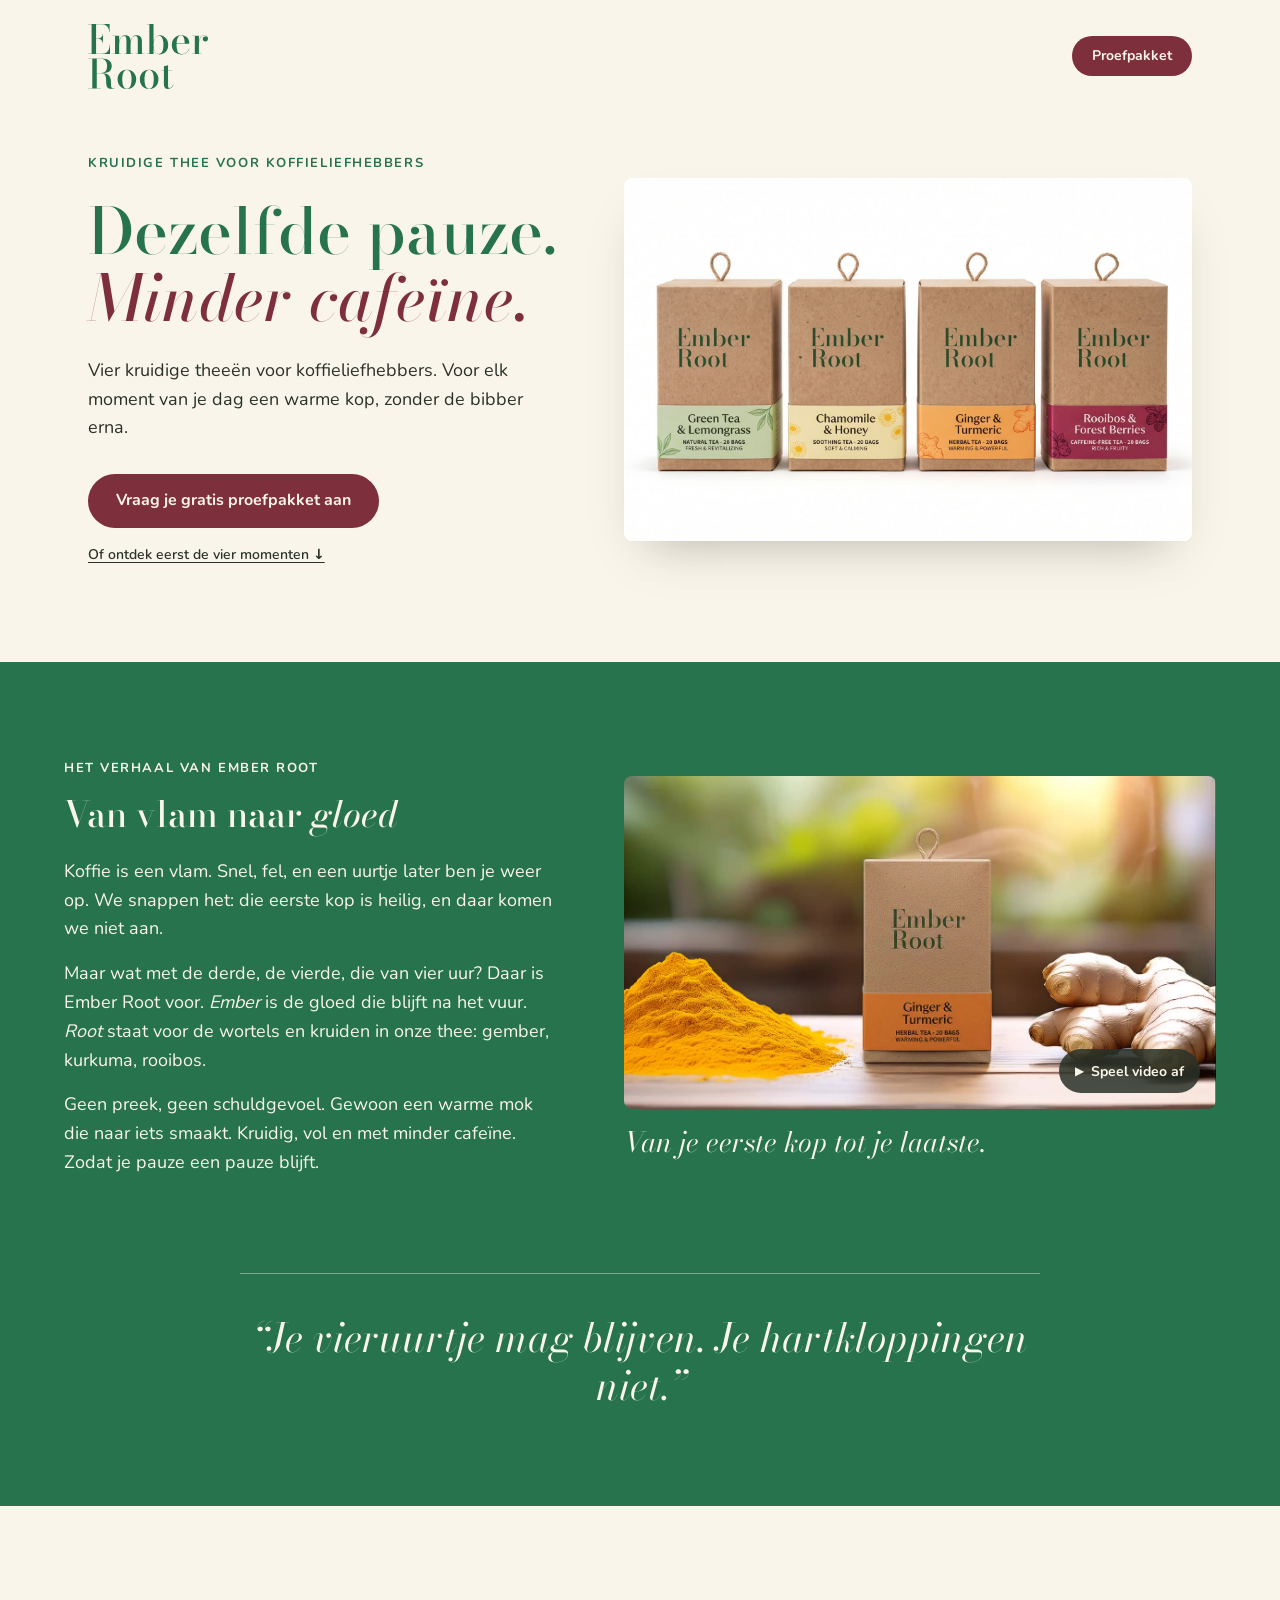
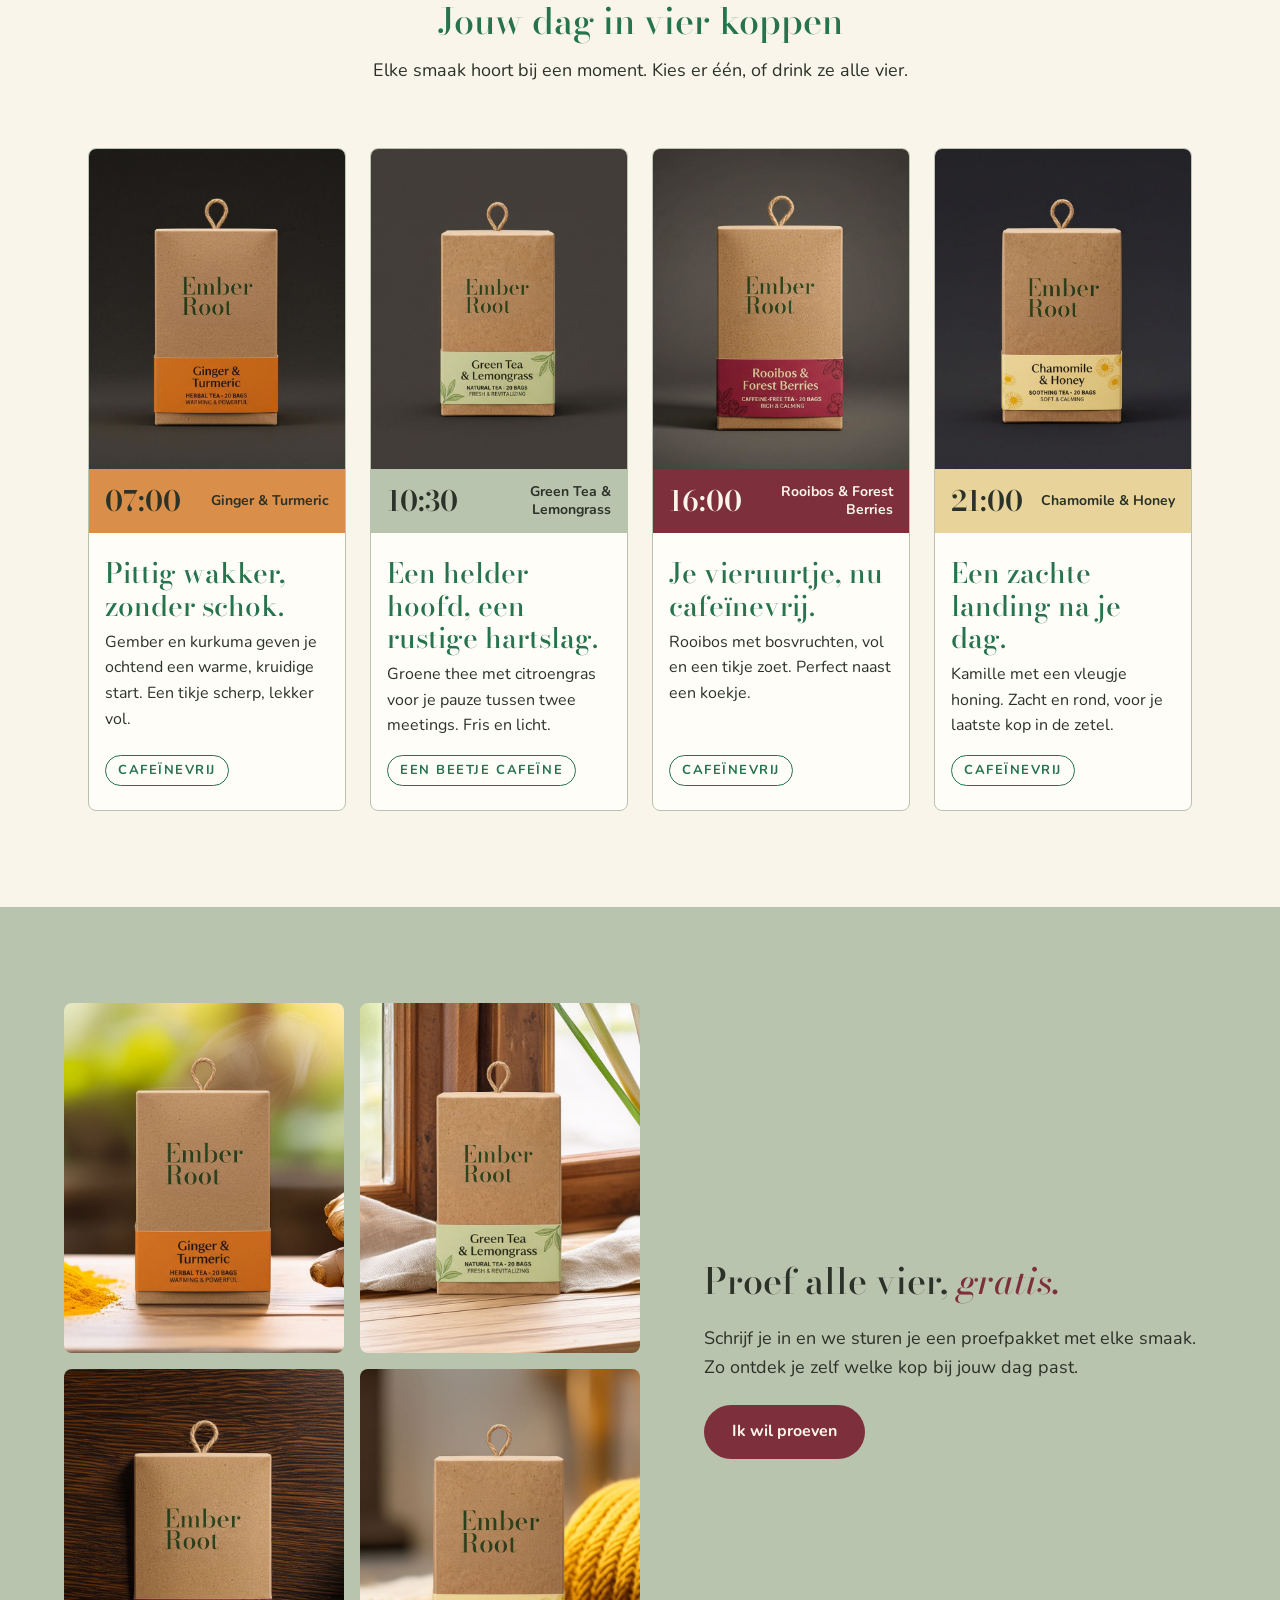
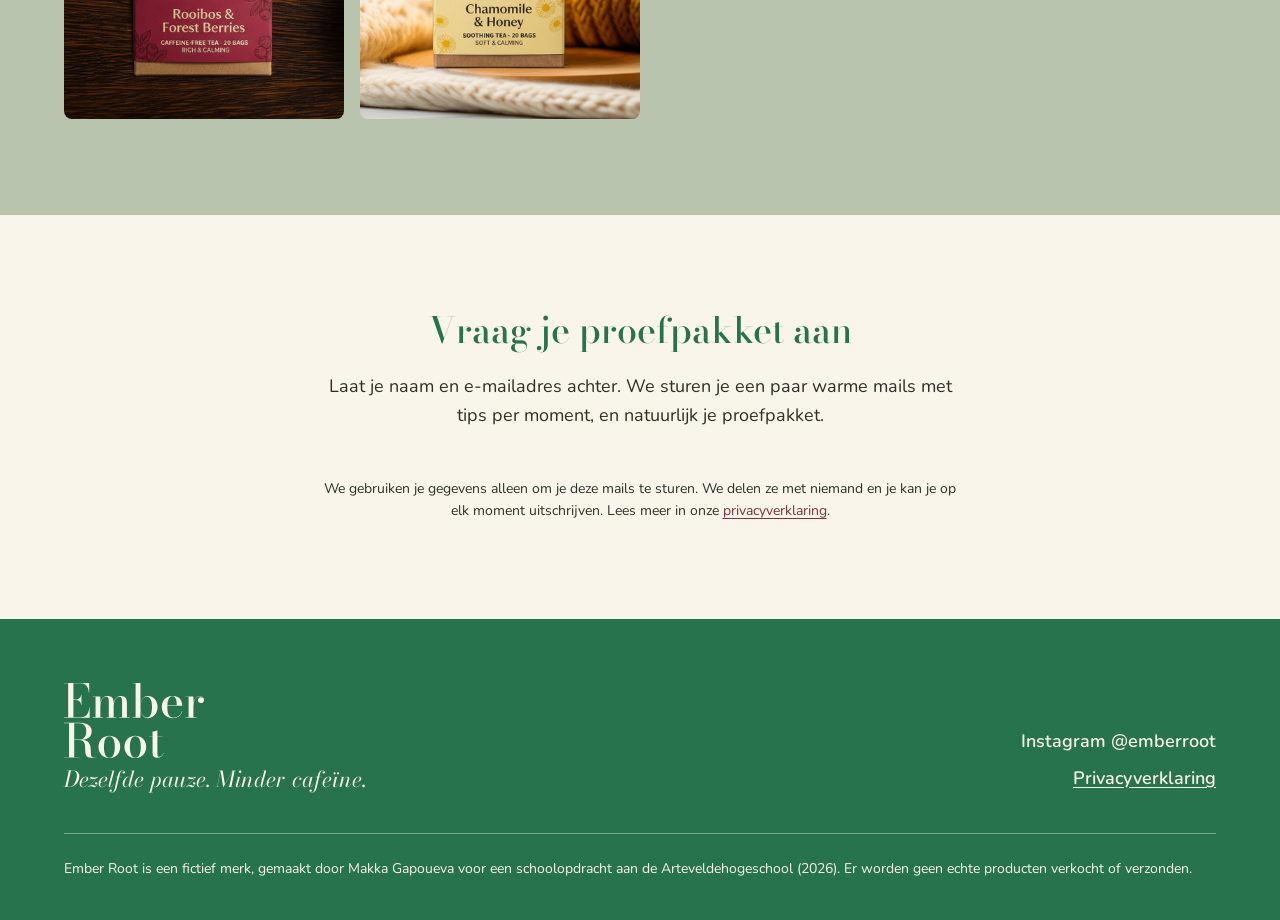
<file: index.html>
<!doctype html>
<html lang="nl">
  <head>
    <meta charset="utf-8" />
    <meta name="viewport" content="width=device-width, initial-scale=1" />
    <title>Ember Root – Dezelfde pauze. Minder cafeïne.</title>
    <meta
      name="description"
      content="Vier kruidige theeën voor koffieliefhebbers, met minder cafeïne. Vraag je gratis proefpakket aan."
    />
    <meta name="theme-color" content="#26734D" />

    <!-- Open Graph: zo ziet de link eruit als je hem deelt -->
    <meta
      property="og:title"
      content="Ember Root – Dezelfde pauze. Minder cafeïne."
    />
    <meta
      property="og:description"
      content="Vier kruidige theeën voor koffieliefhebbers, met minder cafeïne. Vraag je gratis proefpakket aan."
    />
    <meta property="og:image" content="img/ember-root-alle-smaken.jpg" />
    <meta property="og:type" content="website" />

    <link
      rel="icon"
      href="img/ember-root-beeldmerk-bosgroen.svg"
      type="image/svg+xml"
    />
    <link
      rel="preload"
      href="fonts/bodoni-moda.woff2"
      as="font"
      type="font/woff2"
      crossorigin
    />
    <link
      rel="preload"
      href="fonts/nunito.woff2"
      as="font"
      type="font/woff2"
      crossorigin
    />
    <link rel="stylesheet" href="css/style.css" />

    <!-- MAILERLITE (stap 1 van 2): plak hier het script uit MailerLite
       (Forms > jouw formulier > Embed form > "JavaScript snippet"). -->
    <!-- MailerLite Universal -->
    <script>
      (function (w, d, e, u, f, l, n) {
        ((w[f] =
          w[f] ||
          function () {
            (w[f].q = w[f].q || []).push(arguments);
          }),
          (l = d.createElement(e)),
          (l.async = 1),
          (l.src = u),
          (n = d.getElementsByTagName(e)[0]),
          n.parentNode.insertBefore(l, n));
      })(
        window,
        document,
        "script",
        "https://assets.mailerlite.com/js/universal.js",
        "ml",
      );
      ml("account", "2747940");
    </script>
    <!-- End MailerLite Universal -->
  </head>
  <body>
    <a class="skip-link" href="#inhoud">Ga naar de inhoud</a>

    <!-- ========== Header ========== -->
    <header class="header">
      <div class="header__inner">
        <a class="header__logo" href="#top" aria-label="Ember Root, naar boven">
          <img
            class="header__logo-img"
            src="img/ember-root-logo-bosgroen.svg"
            alt="Ember Root"
            width="120"
            height="65"
          />
        </a>
        <a class="button button--small" href="#formulier">Proefpakket</a>
      </div>
    </header>

    <main id="inhoud">
      <!-- ========== 1. Hero ========== -->
      <section class="hero" id="top" aria-labelledby="hero-titel">
        <div class="hero__inner">
          <div class="hero__text">
            <p class="label hero__label">
              Kruidige thee voor koffieliefhebbers
            </p>
            <h1 class="hero__title" id="hero-titel">
              Dezelfde pauze. <em class="hero__accent">Minder cafeïne.</em>
            </h1>
            <p class="hero__intro">
              Vier kruidige theeën voor koffieliefhebbers. Voor elk moment van
              je dag een warme kop, zonder de bibber erna.
            </p>
            <div class="hero__actions">
              <a class="button" href="#formulier"
                >Vraag je gratis proefpakket aan</a
              >
              <a class="hero__link" href="#momenten"
                >Of ontdek eerst de vier momenten
                <span aria-hidden="true">↓</span></a
              >
            </div>
          </div>
          <figure class="hero__media">
            <img
              class="hero__img"
              src="img/ember-root-alle-smaken.jpg"
              width="1600"
              height="1024"
              alt="De vier doosjes van Ember Root naast elkaar op een lichte achtergrond."
            />
          </figure>
        </div>
      </section>

      <!-- ========== 2. Het verhaal ========== -->
      <section class="story" id="verhaal" aria-labelledby="story-titel">
        <div class="story__inner">
          <div class="story__text reveal">
            <p class="label story__label">Het verhaal van Ember Root</p>
            <h2 class="story__title" id="story-titel">
              Van vlam naar <em>gloed</em>
            </h2>
            <p class="story__paragraph">
              Koffie is een vlam. Snel, fel, en een uurtje later ben je weer op.
              We snappen het: die eerste kop is heilig, en daar komen we niet
              aan.
            </p>
            <p class="story__paragraph">
              Maar wat met de derde, de vierde, die van vier uur? Daar is Ember
              Root voor. <em>Ember</em> is de gloed die blijft na het vuur.
              <em>Root</em> staat voor de wortels en kruiden in onze thee:
              gember, kurkuma, rooibos.
            </p>
            <p class="story__paragraph">
              Geen preek, geen schuldgevoel. Gewoon een warme mok die naar iets
              smaakt. Kruidig, vol en met minder cafeïne. Zodat je pauze een
              pauze blijft.
            </p>
          </div>

          <figure class="story__media reveal">
            <div class="video">
              <video
                class="video__player"
                id="merkvideo"
                autoplay
                muted
                loop
                playsinline
                preload="metadata"
                poster="img/ember-root-video-poster.jpg"
                aria-label="Een doosje Ember Root op een keukentafel in het ochtendlicht, dat overgaat in een rustige avond bij kaarslicht."
              >
                <source src="video/ember-root-video.mp4" type="video/mp4" />
                Je browser kan deze video niet afspelen.
              </video>
              <button
                class="video__toggle"
                type="button"
                aria-controls="merkvideo"
                aria-pressed="false"
              >
                <span class="video__toggle-icon" aria-hidden="true">❚❚</span>
                <span class="video__toggle-text">Pauzeer video</span>
              </button>
            </div>
            <figcaption class="story__caption">
              Van je eerste kop tot je laatste.
            </figcaption>
          </figure>
        </div>

        <blockquote class="quote reveal">
          <p class="quote__text">
            “Je vieruurtje mag blijven. Je hartkloppingen niet.”
          </p>
        </blockquote>
      </section>

      <!-- ========== 3. Jouw dag in vier koppen ========== -->
      <section class="moments" id="momenten" aria-labelledby="moments-titel">
        <div class="moments__head reveal">
          <h2 class="moments__title" id="moments-titel">
            Jouw dag in vier koppen
          </h2>
          <p class="moments__intro">
            Elke smaak hoort bij een moment. Kies er één, of drink ze alle vier.
          </p>
        </div>

        <ul class="moments__list">
          <li class="card card--ginger reveal">
            <img
              class="card__img"
              src="img/ember-root-ginger-donker.jpg"
              width="800"
              height="1000"
              loading="lazy"
              alt="Doosje Ember Root Ginger &amp; Turmeric"
            />
            <div class="card__band">
              <span class="card__time"
                ><time datetime="07:00">07:00</time></span
              >
              <span class="card__flavour">Ginger &amp; Turmeric</span>
            </div>
            <div class="card__body">
              <h3 class="card__title">Pittig wakker, zonder schok.</h3>
              <p class="card__text">
                Gember en kurkuma geven je ochtend een warme, kruidige start.
                Een tikje scherp, lekker vol.
              </p>
              <p class="card__tag">Cafeïnevrij</p>
            </div>
          </li>

          <li class="card card--green reveal">
            <img
              class="card__img"
              src="img/ember-root-green-donker.jpg"
              width="800"
              height="1000"
              loading="lazy"
              alt="Doosje Ember Root Green Tea &amp; Lemongrass"
            />
            <div class="card__band">
              <span class="card__time"
                ><time datetime="10:30">10:30</time></span
              >
              <span class="card__flavour">Green Tea &amp; Lemongrass</span>
            </div>
            <div class="card__body">
              <h3 class="card__title">
                Een helder hoofd, een rustige hartslag.
              </h3>
              <p class="card__text">
                Groene thee met citroengras voor je pauze tussen twee meetings.
                Fris en licht.
              </p>
              <p class="card__tag">Een beetje cafeïne</p>
            </div>
          </li>

          <li class="card card--rooibos reveal">
            <img
              class="card__img"
              src="img/ember-root-rooibos-donker.jpg"
              width="800"
              height="1000"
              loading="lazy"
              alt="Doosje Ember Root Rooibos &amp; Forest Berries"
            />
            <div class="card__band">
              <span class="card__time"
                ><time datetime="16:00">16:00</time></span
              >
              <span class="card__flavour">Rooibos &amp; Forest Berries</span>
            </div>
            <div class="card__body">
              <h3 class="card__title">Je vieruurtje, nu cafeïnevrij.</h3>
              <p class="card__text">
                Rooibos met bosvruchten, vol en een tikje zoet. Perfect naast
                een koekje.
              </p>
              <p class="card__tag">Cafeïnevrij</p>
            </div>
          </li>

          <li class="card card--chamomile reveal">
            <img
              class="card__img"
              src="img/ember-root-chamomile-donker.jpg"
              width="800"
              height="1000"
              loading="lazy"
              alt="Doosje Ember Root Chamomile &amp; Honey"
            />
            <div class="card__band">
              <span class="card__time"
                ><time datetime="21:00">21:00</time></span
              >
              <span class="card__flavour">Chamomile &amp; Honey</span>
            </div>
            <div class="card__body">
              <h3 class="card__title">Een zachte landing na je dag.</h3>
              <p class="card__text">
                Kamille met een vleugje honing. Zacht en rond, voor je laatste
                kop in de zetel.
              </p>
              <p class="card__tag">Cafeïnevrij</p>
            </div>
          </li>
        </ul>
      </section>

      <!-- ========== 4. CTA ========== -->
      <section class="cta" aria-labelledby="cta-titel">
        <div class="cta__inner">
          <div class="cta__gallery reveal">
            <img
              class="cta__img"
              src="img/ember-root-ginger-sfeer.jpg"
              width="800"
              height="1000"
              loading="lazy"
              alt="Ginger &amp; Turmeric op een houten tafel in het ochtendlicht, met verse gember en kurkuma."
            />
            <img
              class="cta__img"
              src="img/ember-root-green-sfeer.jpg"
              width="800"
              height="1000"
              loading="lazy"
              alt="Green Tea &amp; Lemongrass aan een raam met daglicht en citroengras."
            />
            <img
              class="cta__img"
              src="img/ember-root-rooibos-sfeer.jpg"
              width="800"
              height="1000"
              loading="lazy"
              alt="Rooibos &amp; Forest Berries op een donkere houten tafel in warm middaglicht."
            />
            <img
              class="cta__img"
              src="img/ember-root-chamomile-sfeer.jpg"
              width="800"
              height="1000"
              loading="lazy"
              alt="Chamomile &amp; Honey bij een gebreide deken in zacht avondlicht."
            />
          </div>
          <div class="cta__text reveal">
            <h2 class="cta__title" id="cta-titel">
              Proef alle vier, <em>gratis.</em>
            </h2>
            <p class="cta__paragraph">
              Schrijf je in en we sturen je een proefpakket met elke smaak. Zo
              ontdek je zelf welke kop bij jouw dag past.
            </p>
            <a class="button" href="#formulier">Ik wil proeven</a>
          </div>
        </div>
      </section>

      <!-- ========== 5. Formulier (MailerLite) ========== -->
      <section
        class="signup"
        id="formulier"
        aria-labelledby="signup-titel"
        tabindex="-1"
      >
        <div class="signup__inner reveal">
          <h2 class="signup__title" id="signup-titel">
            Vraag je proefpakket aan
          </h2>
          <p class="signup__intro">
            Laat je naam en e-mailadres achter. We sturen je een paar warme
            mails met tips per moment, en natuurlijk je proefpakket.
          </p>

          <!-- MAILERLITE (stap 2 van 2): vervang de volledige <div class="signup__placeholder"> hieronder
             door de <div class="ml-embedded" data-form="..."></div> uit MailerLite. -->
          <div class="ml-embedded" data-form="VlaYR4"></div>

          <p class="signup__privacy">
            We gebruiken je gegevens alleen om je deze mails te sturen. We delen
            ze met niemand en je kan je op elk moment uitschrijven. Lees meer in
            onze <a href="privacyverklaring.html">privacyverklaring</a>.
          </p>
        </div>
      </section>
    </main>

    <!-- ========== 6. Footer ========== -->
    <footer class="footer">
      <div class="footer__inner">
        <div class="footer__brand">
          <img
            class="footer__logo"
            src="img/ember-root-logo-ivoor.svg"
            alt="Ember Root"
            width="140"
            height="76"
          />
          <p class="footer__slogan">Dezelfde pauze. Minder cafeïne.</p>
        </div>
        <ul class="footer__links">
          <li class="footer__item">Instagram @emberroot</li>
          <li class="footer__item">
            <a class="footer__link" href="privacyverklaring.html"
              >Privacyverklaring</a
            >
          </li>
        </ul>
      </div>
      <p class="footer__note">
        Ember Root is een fictief merk, gemaakt door Makka Gapoueva voor een
        schoolopdracht aan de Arteveldehogeschool (2026). Er worden geen echte
        producten verkocht of verzonden.
      </p>
    </footer>

    <script src="js/main.js" defer></script>
  </body>
</html>
</file>
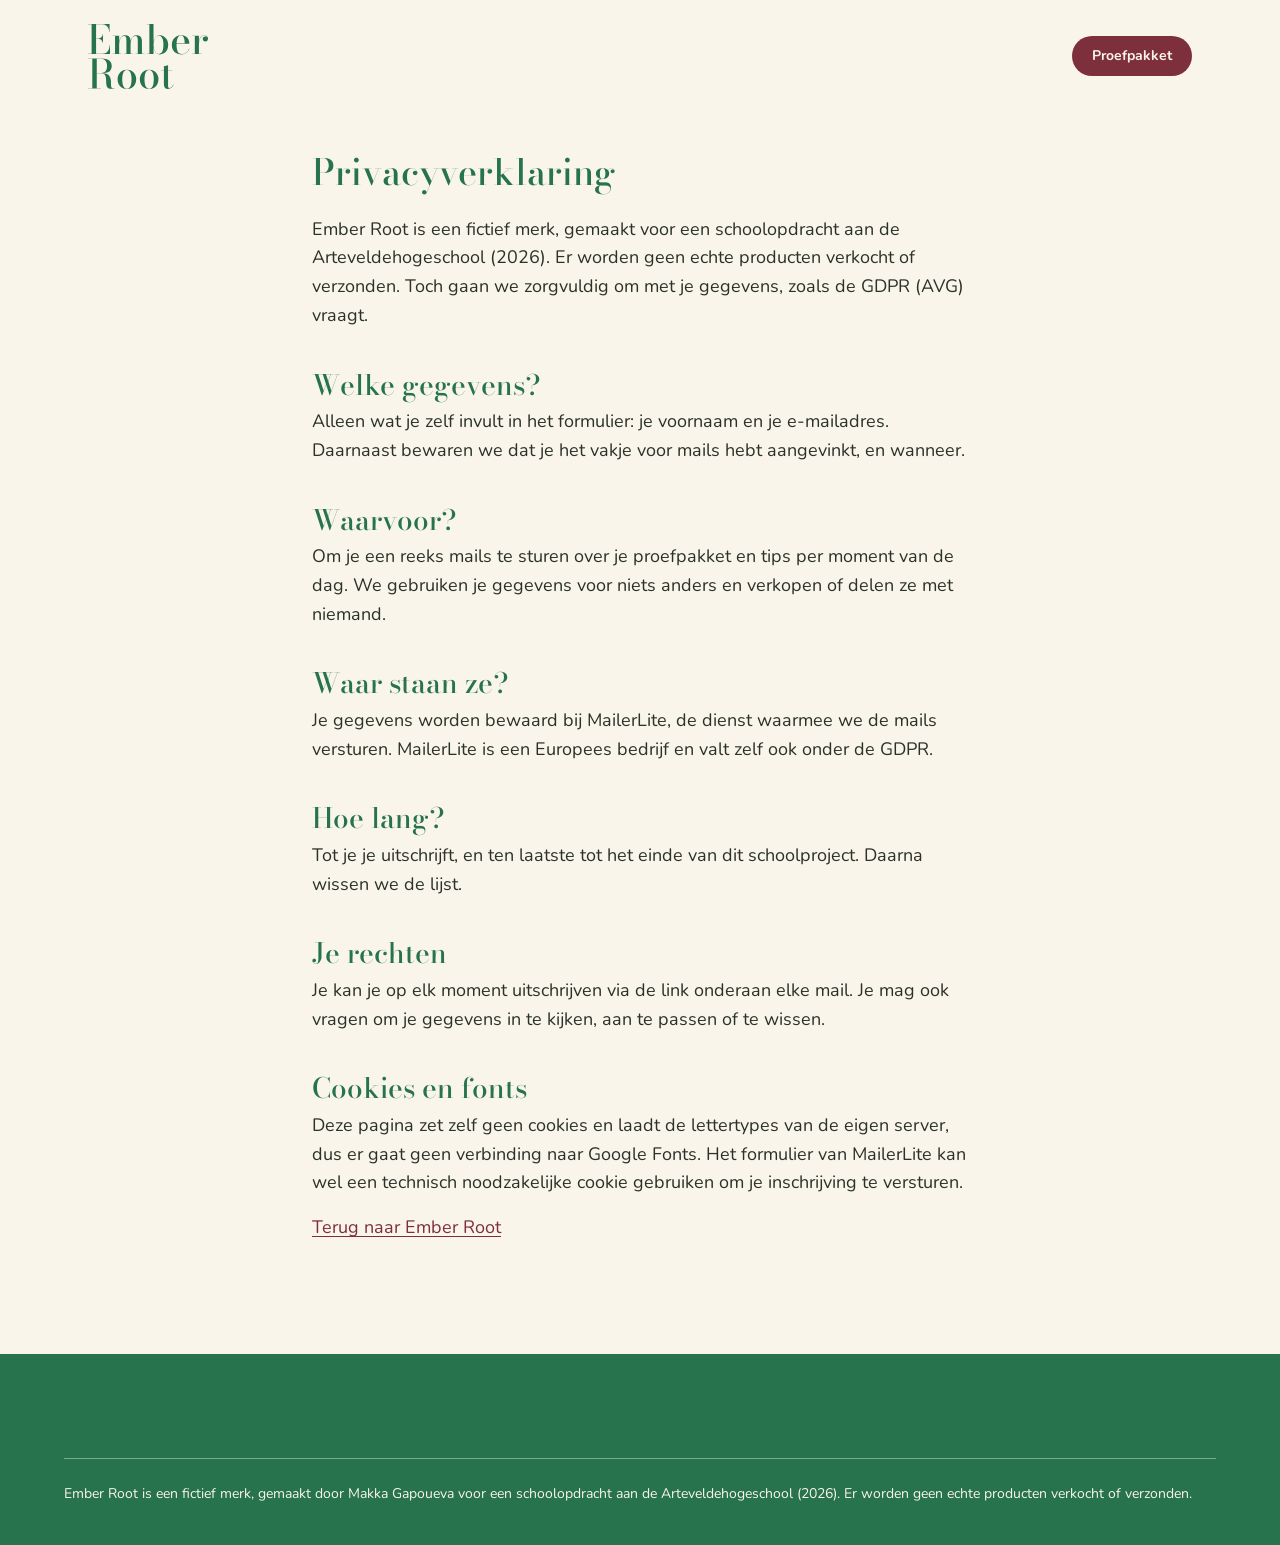
<file: privacyverklaring.html>
<!DOCTYPE html>
<html lang="nl">
<head>
  <meta charset="utf-8">
  <meta name="viewport" content="width=device-width, initial-scale=1">
  <title>Privacyverklaring – Ember Root</title>
  <meta name="description" content="Hoe Ember Root omgaat met je naam en e-mailadres.">
  <meta name="robots" content="noindex">
  <link rel="icon" href="img/ember-root-beeldmerk-bosgroen.svg" type="image/svg+xml">
  <link rel="stylesheet" href="css/style.css">
</head>
<body>
  <header class="header">
    <div class="header__inner">
      <a class="header__logo" href="index.html" aria-label="Ember Root, naar de startpagina">
        <img class="header__logo-img" src="img/ember-root-logo-bosgroen.svg" alt="Ember Root" width="120" height="65">
      </a>
      <a class="button button--small" href="index.html#formulier">Proefpakket</a>
    </div>
  </header>

  <main class="legal">
    <h1 class="legal__title">Privacyverklaring</h1>

    <p class="legal__paragraph">Ember Root is een fictief merk, gemaakt voor een schoolopdracht aan de Arteveldehogeschool (2026). Er worden geen echte producten verkocht of verzonden. Toch gaan we zorgvuldig om met je gegevens, zoals de GDPR (AVG) vraagt.</p>

    <h2 class="legal__subtitle">Welke gegevens?</h2>
    <p class="legal__paragraph">Alleen wat je zelf invult in het formulier: je voornaam en je e-mailadres. Daarnaast bewaren we dat je het vakje voor mails hebt aangevinkt, en wanneer.</p>

    <h2 class="legal__subtitle">Waarvoor?</h2>
    <p class="legal__paragraph">Om je een reeks mails te sturen over je proefpakket en tips per moment van de dag. We gebruiken je gegevens voor niets anders en verkopen of delen ze met niemand.</p>

    <h2 class="legal__subtitle">Waar staan ze?</h2>
    <p class="legal__paragraph">Je gegevens worden bewaard bij MailerLite, de dienst waarmee we de mails versturen. MailerLite is een Europees bedrijf en valt zelf ook onder de GDPR.</p>

    <h2 class="legal__subtitle">Hoe lang?</h2>
    <p class="legal__paragraph">Tot je je uitschrijft, en ten laatste tot het einde van dit schoolproject. Daarna wissen we de lijst.</p>

    <h2 class="legal__subtitle">Je rechten</h2>
    <p class="legal__paragraph">Je kan je op elk moment uitschrijven via de link onderaan elke mail. Je mag ook vragen om je gegevens in te kijken, aan te passen of te wissen.</p>

    <h2 class="legal__subtitle">Cookies en fonts</h2>
    <p class="legal__paragraph">Deze pagina zet zelf geen cookies en laadt de lettertypes van de eigen server, dus er gaat geen verbinding naar Google Fonts. Het formulier van MailerLite kan wel een technisch noodzakelijke cookie gebruiken om je inschrijving te versturen.</p>

    <p class="legal__paragraph"><a href="index.html">Terug naar Ember Root</a></p>
  </main>

  <footer class="footer">
    <p class="footer__note">Ember Root is een fictief merk, gemaakt door Makka Gapoueva voor een schoolopdracht aan de Arteveldehogeschool (2026). Er worden geen echte producten verkocht of verzonden.</p>
  </footer>
</body>
</html>
</file>
<file: css/style.css>
/* ==========================================================
   Ember Root – landingspagina
   Kleuren en fonts komen uit 01-briefing/tokens.css,
   maten zijn omgezet naar rem (1rem = 16px).
   Class-namen volgen BEM: blok__element--modifier.
   Layout met flexbox.
   ========================================================== */

/* ---------- Fonts (lokaal, geen Google-verbinding = beter voor GDPR) ---------- */
@font-face {
  font-family: "Bodoni Moda";
  font-style: normal;
  font-weight: 400 800;
  font-display: swap;
  src: url("../fonts/bodoni-moda.woff2") format("woff2");
}
@font-face {
  font-family: "Bodoni Moda";
  font-style: italic;
  font-weight: 400 700;
  font-display: swap;
  src: url("../fonts/bodoni-moda-italic.woff2") format("woff2");
}
@font-face {
  font-family: "Nunito";
  font-style: normal;
  font-weight: 400 700;
  font-display: swap;
  src: url("../fonts/nunito.woff2") format("woff2");
}

/* ---------- Tokens ---------- */
:root {
  /* merkkleuren */
  --er-bosgroen: #26734D;
  --er-wijnrood: #7E2F3C;
  --er-ivoor:    #FAF5EA;
  --er-salie:    #B9C4AE;
  --er-mos:      #2A3229;

  /* smaakkleuren */
  --er-smaak-ginger:    #D98E4A;
  --er-smaak-green:     #B9C4AE;
  --er-smaak-rooibos:   #7E2F3C;
  --er-smaak-chamomile: #E8D49A;

  /* rollen */
  --er-achtergrond: var(--er-ivoor);
  --er-tekst:       var(--er-mos);
  --er-titel:       var(--er-bosgroen);
  --er-accent:      var(--er-wijnrood);
  --er-lijn:        var(--er-salie);

  /* fonts */
  --er-font-titel: "Bodoni Moda", "Didot", "Bodoni 72", Georgia, serif;
  --er-font-tekst: "Nunito", "Segoe UI", system-ui, -apple-system, sans-serif;

  /* typeschaal (desktop) */
  --er-fs-h1: 4rem;
  --er-fs-h2: 2.25rem;
  --er-fs-quote: 2.5rem;
  --er-fs-tekst: 1.125rem;
  --er-fs-klein: 0.875rem;
  --er-fs-label: 0.8125rem;
  --er-lh-titel: 1.05;
  --er-lh-tekst: 1.6;
  --er-label-spacing: 0.12em;

  /* vorm en ruimte */
  --er-radius-foto: 0.5rem;
  --er-radius-knop: 62.5rem;
  --er-ruimte-1: 0.5rem;
  --er-ruimte-2: 1rem;
  --er-ruimte-3: 1.5rem;
  --er-ruimte-4: 2.5rem;
  --er-ruimte-5: 4rem;
  --er-ruimte-6: 6rem;
  --er-breedte: 72rem;
  --er-gutter: 1.5rem;
}

/* ---------- Basis ---------- */
*,
*::before,
*::after {
  box-sizing: border-box;
}

html {
  scroll-behavior: smooth;
  scroll-padding-top: var(--er-ruimte-2);
}

@media (prefers-reduced-motion: reduce) {
  html {
    scroll-behavior: auto;
  }
}

body {
  margin: 0;
  background: var(--er-achtergrond);
  color: var(--er-tekst);
  font-family: var(--er-font-tekst);
  font-size: var(--er-fs-tekst);
  line-height: var(--er-lh-tekst);
  -webkit-font-smoothing: antialiased;
}

img,
video {
  display: block;
  max-width: 100%;
  height: auto;
}

h1,
h2,
h3 {
  margin: 0;
  font-family: var(--er-font-titel);
  font-weight: 500;
  line-height: var(--er-lh-titel);
  color: var(--er-titel);
}

p {
  margin: 0;
}

em {
  font-style: italic;
}

a {
  color: var(--er-accent);
  text-underline-offset: 0.18em;
}

:focus-visible {
  outline: 0.1875rem solid var(--er-wijnrood);
  outline-offset: 0.1875rem;
}

.skip-link {
  position: absolute;
  top: -10rem;
  left: var(--er-ruimte-2);
  z-index: 10;
  padding: var(--er-ruimte-1) var(--er-ruimte-2);
  background: var(--er-mos);
  color: var(--er-ivoor);
  font-weight: 700;
  border-radius: 0 0 var(--er-radius-foto) var(--er-radius-foto);
}

.skip-link:focus {
  top: 0;
}

/* klein label in hoofdletters */
.label {
  font-size: var(--er-fs-label);
  font-weight: 700;
  letter-spacing: var(--er-label-spacing);
  text-transform: uppercase;
}

/* ---------- Knop ---------- */
.button {
  display: inline-flex;
  align-items: center;
  justify-content: center;
  min-height: 3rem;
  padding: 0.875rem 1.75rem;
  border-radius: var(--er-radius-knop);
  background: var(--er-wijnrood);
  color: var(--er-ivoor);
  font-family: var(--er-font-tekst);
  font-size: 1rem;
  font-weight: 700;
  text-align: center;
  text-decoration: none;
  transition: background-color 0.2s ease, transform 0.2s ease;
}

.button:hover {
  background: #66232E;
  transform: translateY(-0.0625rem);
}

.button--small {
  min-height: 2.5rem;
  padding: 0.5rem 1.25rem;
  font-size: var(--er-fs-klein);
}

/* ---------- Header ---------- */
.header__inner {
  display: flex;
  align-items: center;
  justify-content: space-between;
  gap: var(--er-ruimte-2);
  max-width: var(--er-breedte);
  margin: 0 auto;
  padding: var(--er-ruimte-3) var(--er-gutter);
}

.header__logo {
  display: block;
}

.header__logo-img {
  width: 7.5rem;
}

/* ---------- 1. Hero ---------- */
.hero__inner {
  display: flex;
  align-items: center;
  gap: var(--er-ruimte-5);
  max-width: var(--er-breedte);
  margin: 0 auto;
  padding: var(--er-ruimte-4) var(--er-gutter) var(--er-ruimte-6);
}

.hero__text {
  display: flex;
  flex-direction: column;
  gap: var(--er-ruimte-3);
  flex: 1 1 26rem;
}

.hero__label {
  color: var(--er-bosgroen);
}

.hero__title {
  font-size: var(--er-fs-h1);
}

.hero__accent {
  display: block;
  color: var(--er-accent);
}

.hero__intro {
  max-width: 32rem;
}

.hero__actions {
  display: flex;
  flex-direction: column;
  align-items: flex-start;
  gap: var(--er-ruimte-2);
  margin-top: var(--er-ruimte-1);
}

.hero__link {
  font-size: var(--er-fs-klein);
  font-weight: 600;
  color: var(--er-mos);
}

.hero__media {
  flex: 1 1 32rem;
  margin: 0;
}

.hero__img {
  width: 100%;
  border-radius: var(--er-radius-foto);
  box-shadow: 0 1.5rem 3rem -1.5rem rgba(42, 50, 41, 0.35);
}

/* ---------- 2. Verhaal ---------- */
.story {
  padding: var(--er-ruimte-6) var(--er-gutter);
  background: var(--er-bosgroen);
  color: var(--er-ivoor);
}

.story__inner {
  display: flex;
  align-items: center;
  gap: var(--er-ruimte-5);
  max-width: var(--er-breedte);
  margin: 0 auto;
}

.story__text {
  display: flex;
  flex-direction: column;
  gap: var(--er-ruimte-2);
  flex: 1 1 24rem;
}

.story__label {
  color: var(--er-ivoor);
}

.story__title {
  margin-bottom: var(--er-ruimte-1);
  font-size: var(--er-fs-h2);
  color: var(--er-ivoor);
}

.story__media {
  flex: 1 1 30rem;
  margin: 0;
}

.story__caption {
  margin-top: var(--er-ruimte-2);
  font-family: var(--er-font-titel);
  font-style: italic;
  font-size: 1.75rem;
  line-height: 1.2;
}

/* video met pauzeknop (een video die vanzelf speelt moet je kunnen stoppen, WCAG 2.2.2) */
.video {
  position: relative;
}

.video__player {
  width: 100%;
  aspect-ratio: 16 / 9;
  object-fit: cover;
  border-radius: var(--er-radius-foto);
  background: var(--er-mos);
}

.video__toggle {
  position: absolute;
  right: var(--er-ruimte-2);
  bottom: var(--er-ruimte-2);
  display: inline-flex;
  align-items: center;
  gap: var(--er-ruimte-1);
  min-height: 2.75rem;
  padding: 0.5rem 1rem;
  border: 0;
  border-radius: var(--er-radius-knop);
  background: rgba(42, 50, 41, 0.85);
  color: var(--er-ivoor);
  font-family: var(--er-font-tekst);
  font-size: var(--er-fs-klein);
  font-weight: 700;
  cursor: pointer;
}

.video__toggle:hover {
  background: var(--er-mos);
}

.video__toggle-icon {
  font-size: 0.75rem;
  letter-spacing: -0.1em;
}

.quote {
  max-width: 50rem;
  margin: var(--er-ruimte-6) auto 0;
  padding: var(--er-ruimte-4) 0 0;
  border-top: 0.0625rem solid rgba(250, 245, 234, 0.4);
  text-align: center;
}

.quote__text {
  font-family: var(--er-font-titel);
  font-style: italic;
  font-size: var(--er-fs-quote);
  line-height: 1.2;
}

/* ---------- 3. Vier momenten ---------- */
.moments {
  max-width: var(--er-breedte);
  margin: 0 auto;
  padding: var(--er-ruimte-6) var(--er-gutter);
}

.moments__head {
  display: flex;
  flex-direction: column;
  align-items: center;
  gap: var(--er-ruimte-2);
  margin-bottom: var(--er-ruimte-5);
  text-align: center;
}

.moments__title {
  font-size: var(--er-fs-h2);
}

.moments__list {
  display: flex;
  flex-wrap: wrap;
  gap: var(--er-ruimte-3);
  margin: 0;
  padding: 0;
  list-style: none;
}

.card {
  --card-kleur: var(--er-salie);
  --card-tekst: var(--er-mos);
  display: flex;
  flex-direction: column;
  flex: 1 1 15rem;
  overflow: hidden;
  border: 0.0625rem solid var(--er-lijn);
  border-radius: var(--er-radius-foto);
  background: #FFFDF8;
}

.card--ginger    { --card-kleur: var(--er-smaak-ginger); }
.card--green     { --card-kleur: var(--er-smaak-green); }
.card--rooibos   { --card-kleur: var(--er-smaak-rooibos); --card-tekst: var(--er-ivoor); }
.card--chamomile { --card-kleur: var(--er-smaak-chamomile); }

.card__img {
  width: 100%;
  aspect-ratio: 4 / 5;
  object-fit: cover;
}

.card__band {
  display: flex;
  align-items: center;            /* uur en smaak verticaal in het midden */
  justify-content: space-between;
  gap: var(--er-ruimte-1);
  min-height: 4rem;               /* alle balken even hoog, ook als de smaak op 2 regels staat */
  padding: 0.5rem var(--er-ruimte-2);
  background: var(--card-kleur);
  color: var(--card-tekst);
}

.card__time {
  font-family: var(--er-font-titel);
  font-size: 1.75rem;
  font-weight: 600;
  line-height: 1;
}

.card__flavour {
  font-size: var(--er-fs-klein);
  font-weight: 700;
  line-height: 1.3;
  text-align: right;
}

.card__body {
  display: flex;
  flex-direction: column;
  flex: 1;
  gap: var(--er-ruimte-1);
  padding: var(--er-ruimte-3) var(--er-ruimte-2);
}

.card__title {
  font-size: 1.75rem;
  line-height: 1.15;
}

.card__text {
  flex: 1;
  font-size: 1rem;
}

.card__tag {
  align-self: flex-start;
  margin-top: var(--er-ruimte-1);
  padding: 0.25rem 0.75rem;
  border: 0.0625rem solid var(--er-bosgroen);
  border-radius: var(--er-radius-knop);
  color: var(--er-bosgroen);
  font-size: var(--er-fs-label);
  font-weight: 700;
  letter-spacing: var(--er-label-spacing);
  text-transform: uppercase;
}

/* ---------- 4. CTA ---------- */
.cta {
  padding: var(--er-ruimte-6) var(--er-gutter);
  background: var(--er-salie);
}

.cta__inner {
  display: flex;
  align-items: center;
  gap: var(--er-ruimte-5);
  max-width: var(--er-breedte);
  margin: 0 auto;
}

.cta__gallery {
  display: flex;
  flex-wrap: wrap;
  gap: var(--er-ruimte-2);
  flex: 1 1 26rem;
}

.cta__img {
  flex: 1 1 calc(50% - var(--er-ruimte-2));
  width: calc(50% - var(--er-ruimte-2));
  aspect-ratio: 4 / 5;
  object-fit: cover;
  border-radius: var(--er-radius-foto);
}

.cta__text {
  display: flex;
  flex-direction: column;
  align-items: flex-start;
  gap: var(--er-ruimte-3);
  flex: 1 1 22rem;
}

.cta__title {
  font-size: var(--er-fs-h2);
  color: var(--er-mos);
}

.cta__title em {
  color: var(--er-wijnrood);
}

/* ---------- 5. Formulier ---------- */
.signup {
  padding: var(--er-ruimte-6) var(--er-gutter);
}

.signup:focus {
  outline: none;
}

.signup__inner {
  display: flex;
  flex-direction: column;
  gap: var(--er-ruimte-3);
  max-width: 40rem;
  margin: 0 auto;
  text-align: center;
}

.signup__title {
  font-size: var(--er-fs-h2);
}

.signup__placeholder {
  display: flex;
  flex-direction: column;
  align-items: center;
  gap: var(--er-ruimte-2);
  padding: var(--er-ruimte-4) var(--er-ruimte-3);
  border: 0.125rem dashed var(--er-bosgroen);
  border-radius: var(--er-radius-foto);
  background: #FFFDF8;
}

.signup__placeholder-label {
  padding: 0.25rem 0.75rem;
  border-radius: var(--er-radius-knop);
  background: var(--er-wijnrood);
  color: var(--er-ivoor);
}

.signup__placeholder-title {
  font-family: var(--er-font-titel);
  font-size: 1.75rem;
  line-height: 1.2;
  color: var(--er-bosgroen);
}

.signup__fields {
  display: flex;
  flex-direction: column;
  gap: var(--er-ruimte-1);
  margin: 0;
  padding: 0;
  list-style: none;
  font-size: 1rem;
  font-weight: 600;
}

.signup__hint {
  font-weight: 400;
}

.signup__privacy {
  font-size: var(--er-fs-klein);
}

/* ---------- 6. Footer ---------- */
.footer {
  padding: var(--er-ruimte-5) var(--er-gutter) var(--er-ruimte-4);
  background: var(--er-bosgroen);
  color: var(--er-ivoor);
}

.footer__inner {
  display: flex;
  flex-wrap: wrap;
  align-items: flex-end;
  justify-content: space-between;
  gap: var(--er-ruimte-4);
  max-width: var(--er-breedte);
  margin: 0 auto;
}

.footer__brand {
  display: flex;
  flex-direction: column;
  gap: var(--er-ruimte-1);        /* slogan direct onder het logo */
}

.footer__logo {
  width: 8.75rem;
}

.footer__slogan {
  font-family: var(--er-font-titel);
  font-style: italic;
  font-size: 1.375rem;
  line-height: 1.2;
}

.footer__links {
  display: flex;
  flex-direction: column;
  align-items: flex-end;          /* rechts uitgelijnd */
  gap: var(--er-ruimte-1);
  text-align: right;
  margin: 0;
  padding: 0;
  list-style: none;
  font-weight: 600;
}

.footer__link {
  color: var(--er-ivoor);
}

.footer__link:focus-visible {
  outline-color: var(--er-ivoor);
}

.footer__note {
  max-width: var(--er-breedte);
  margin: var(--er-ruimte-4) auto 0;
  padding-top: var(--er-ruimte-3);
  border-top: 0.0625rem solid rgba(250, 245, 234, 0.4);
  font-size: var(--er-fs-klein);
}

/* ---------- Privacyverklaring (aparte pagina) ---------- */
.legal {
  max-width: 44rem;
  margin: 0 auto;
  padding: var(--er-ruimte-4) var(--er-gutter) var(--er-ruimte-6);
}

.legal__title {
  margin-bottom: var(--er-ruimte-3);
  font-size: var(--er-fs-h2);
}

.legal__subtitle {
  margin: var(--er-ruimte-4) 0 var(--er-ruimte-1);
  font-size: 1.75rem;
}

.legal__paragraph {
  margin-bottom: var(--er-ruimte-2);
}

/* ---------- Animatie bij scrollen (enkel als JS werkt en beweging mag) ---------- */
.js .reveal {
  opacity: 0;
  transform: translateY(1.5rem);
  transition: opacity 0.7s ease, transform 0.7s ease;
}

.js .reveal--zichtbaar {
  opacity: 1;
  transform: none;
}

@media (prefers-reduced-motion: reduce) {
  .js .reveal {
    opacity: 1;
    transform: none;
    transition: none;
  }
}

/* ---------- Tablet (tot 960px) ---------- */
@media (max-width: 60em) {
  :root {
    --er-fs-h1: 3.25rem;
    --er-ruimte-6: 4.5rem;
  }

  .hero__inner,
  .story__inner,
  .cta__inner {
    flex-direction: column;
    align-items: stretch;
    gap: var(--er-ruimte-4);
  }

  .hero__text,
  .hero__media,
  .story__text,
  .story__media,
  .cta__gallery,
  .cta__text {
    flex-basis: auto;
  }

  .cta__gallery {
    order: 2;
  }

  .card {
    flex-basis: calc(50% - var(--er-ruimte-3));
  }
}

/* ---------- Gsm (tot 600px) ---------- */
@media (max-width: 37.5em) {
  :root {
    --er-fs-h1: 2.5rem;
    --er-fs-h2: 1.75rem;
    --er-fs-quote: 1.75rem;
    --er-fs-tekst: 1rem;
    --er-ruimte-6: 3.5rem;
    --er-gutter: 1rem;
  }

  .header__inner {
    padding-top: var(--er-ruimte-2);
    padding-bottom: var(--er-ruimte-2);
  }

  .header__logo-img {
    width: 6rem;
  }

  .hero__inner {
    padding-top: var(--er-ruimte-2);
  }

  .hero__actions,
  .hero__actions .button,
  .cta__text .button {
    align-self: stretch;
  }

  .card {
    flex-basis: 100%;
  }

  .card__img {
    aspect-ratio: 1 / 1;
  }

  .video__toggle-text {
    position: absolute;
    width: 0.0625rem;
    height: 0.0625rem;
    overflow: hidden;
    clip: rect(0 0 0 0);
    white-space: nowrap;
  }

  .footer__inner,
  .footer__links {
    flex-direction: column;
    align-items: flex-start;
    text-align: left;
  }
}
</file>
